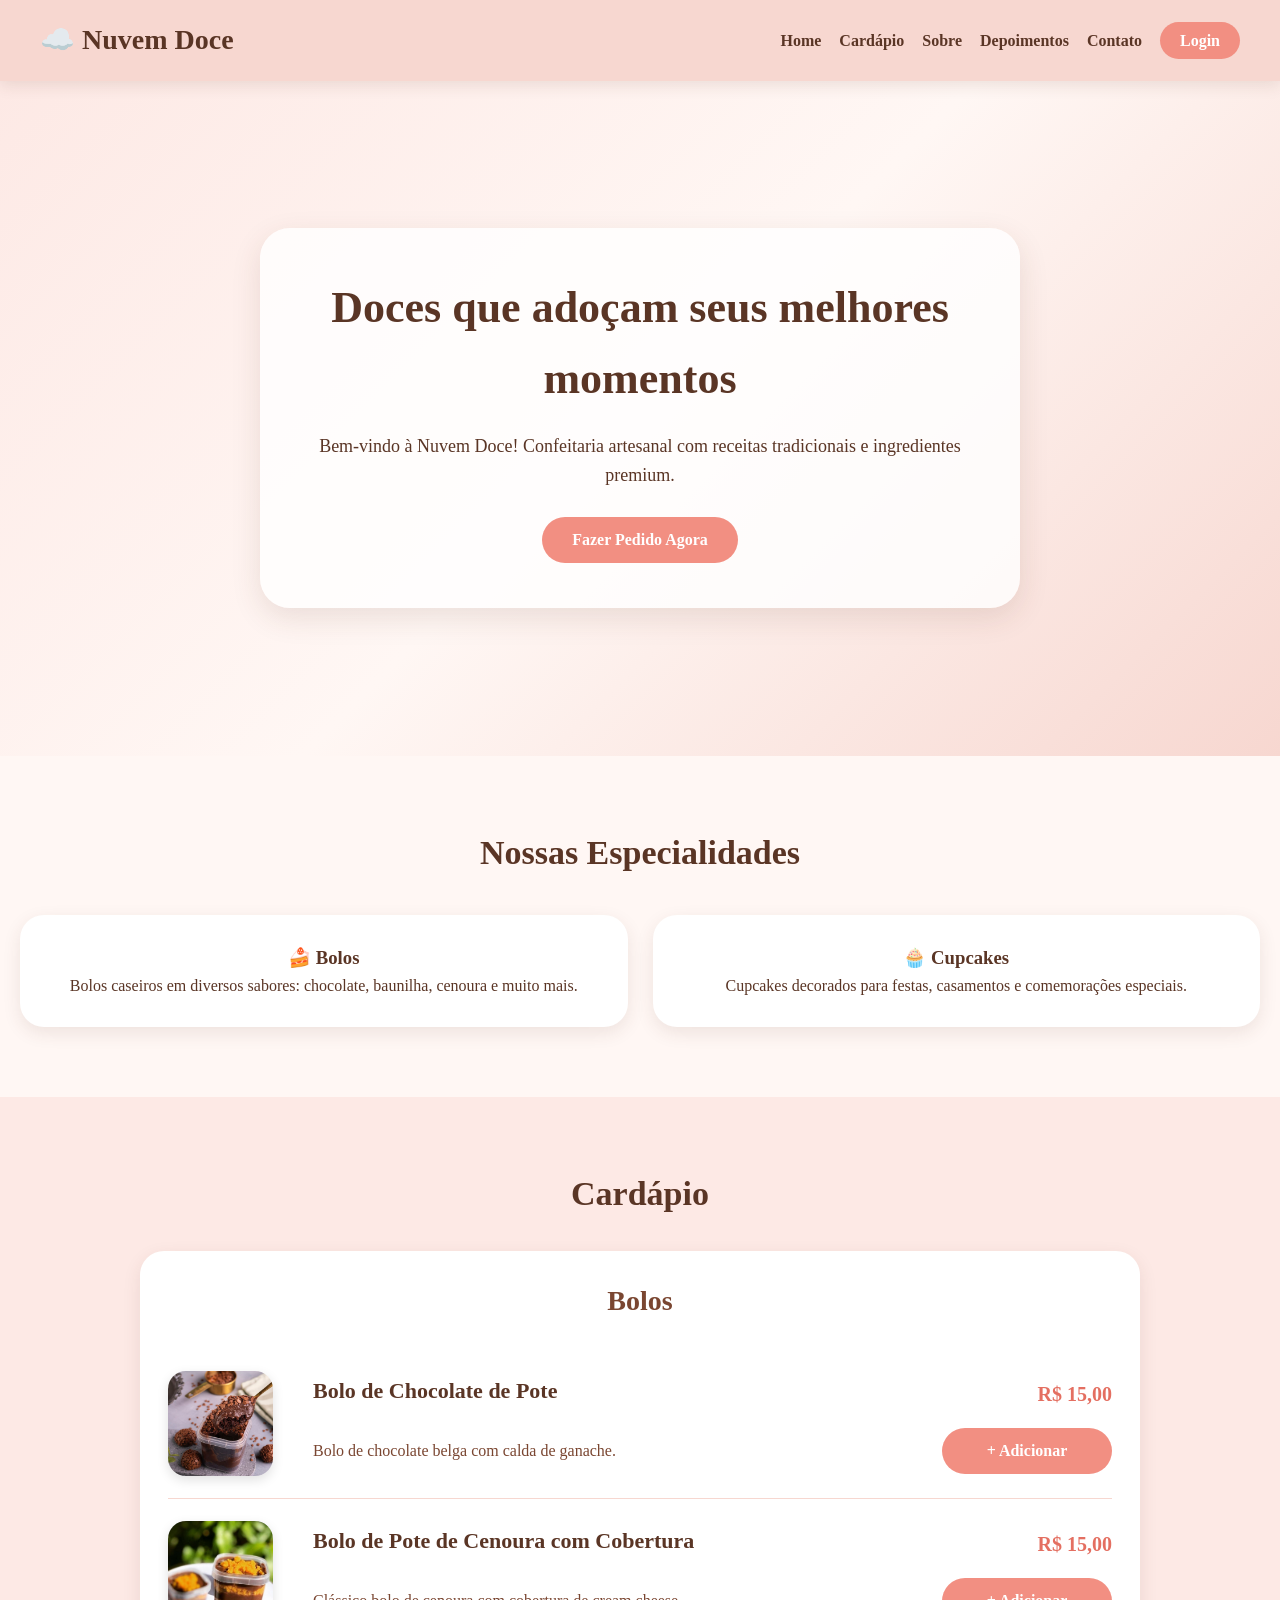
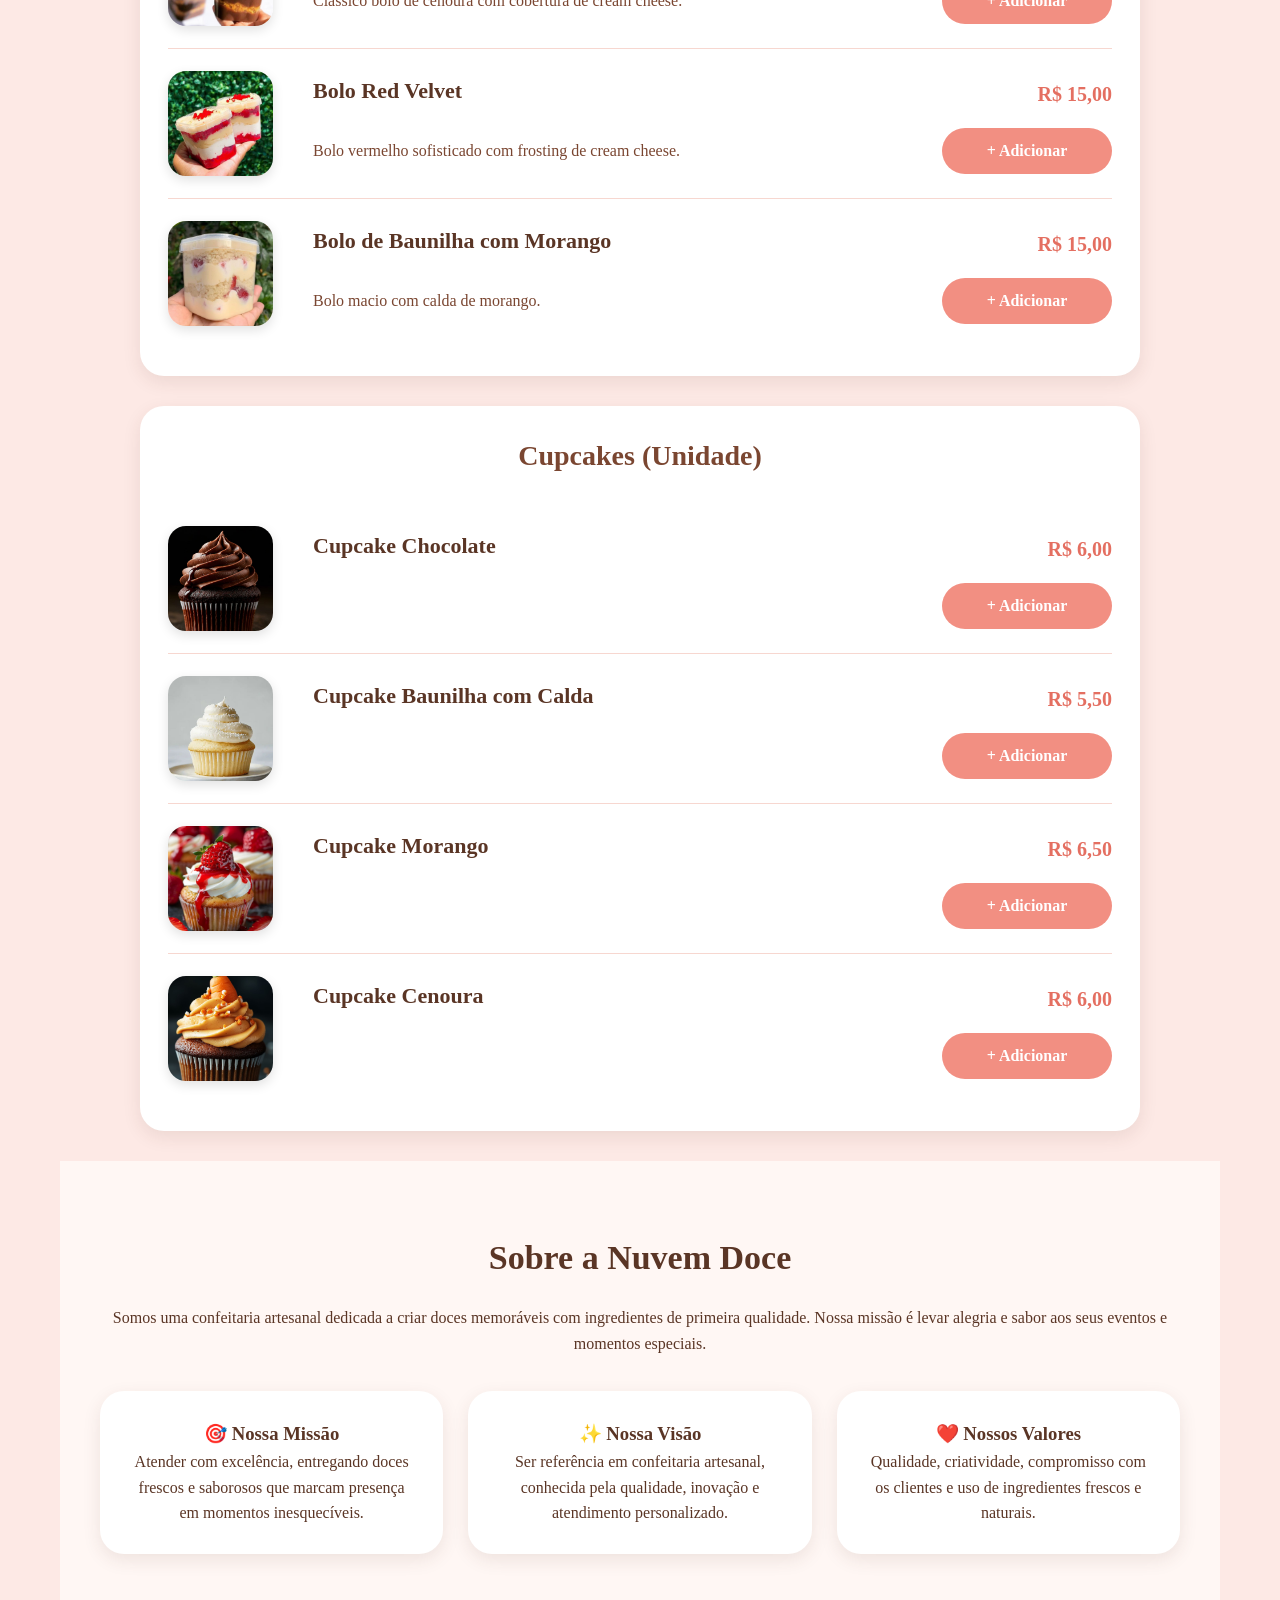
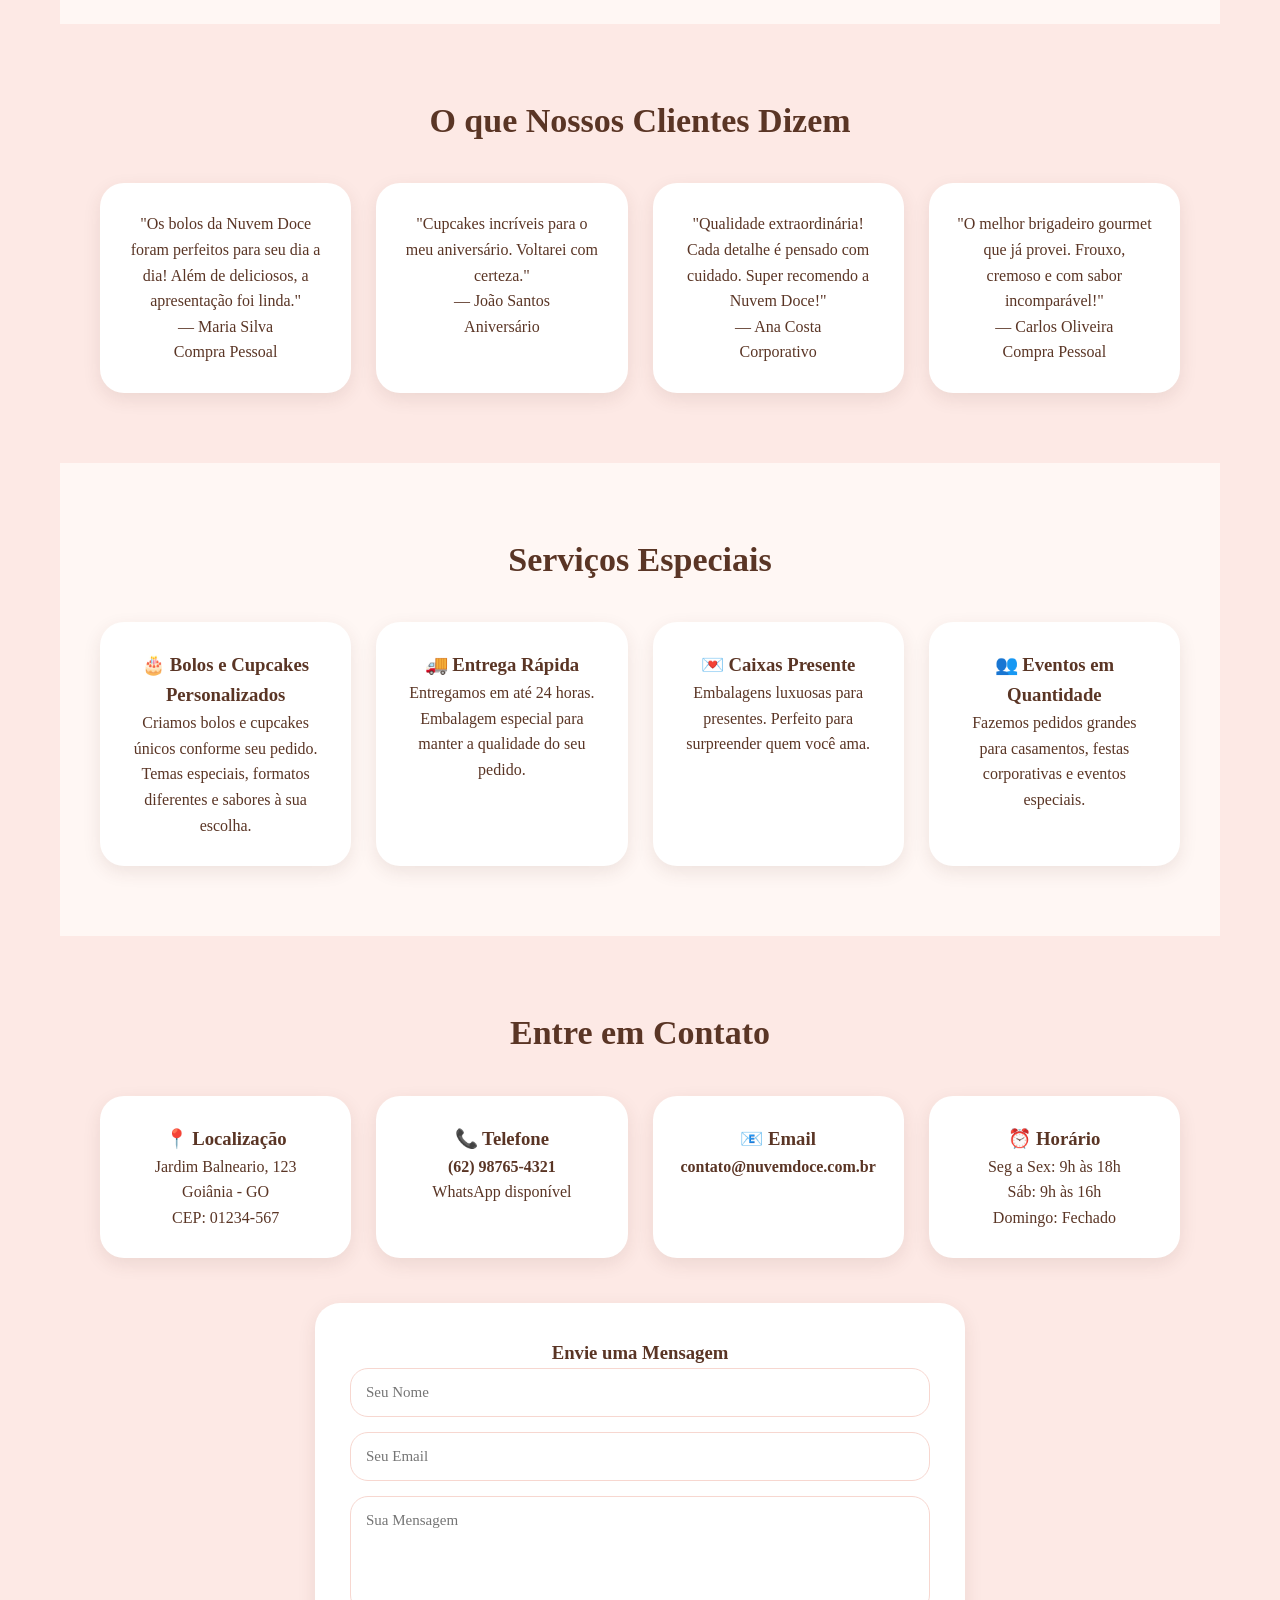
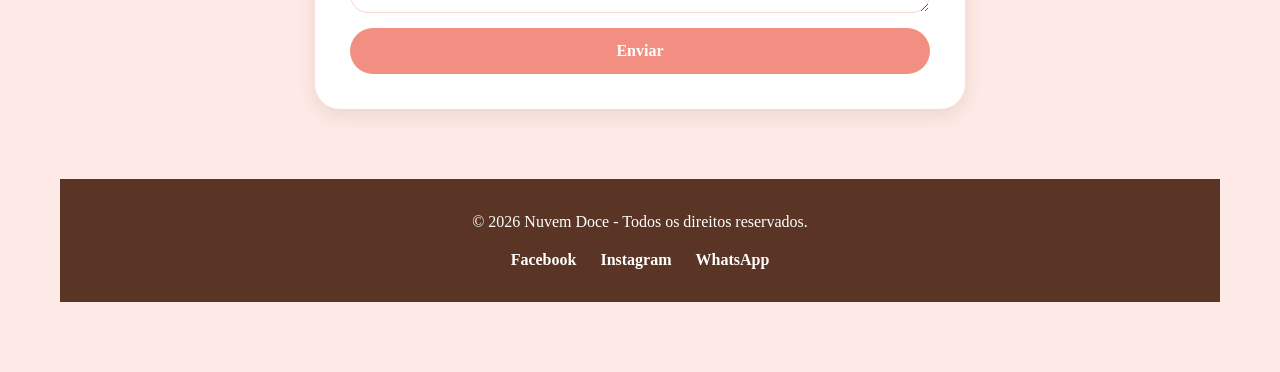
<file: index.html>
<!DOCTYPE html>
<html lang="pt-br">
<head>
<meta charset="UTF-8">
<meta name="viewport" content="width=device-width, initial-scale=1.0">
<title>Nuvem Doce - Doces Artesanais de Qualidade</title>
<link rel="stylesheet" href="style.css">
</head>
<body>

<header>
    <div class="container-header">
        <div class="logo">
            <h1>☁️ Nuvem Doce</h1>
        </div>
        <nav>
            <ul>
                <li><a href="#home">Home</a></li>
                <li><a href="#cardapio">Cardápio</a></li>
                <li><a href="#sobre">Sobre</a></li>
                <li><a href="#depoimentos">Depoimentos</a></li>
                <li><a href="#contato">Contato</a></li>
                <li><a href="login.html" class="btn-login-header">Login</a></li>
            </ul>
        </nav>
    </div>
</header>

<section id="home" class="hero">
    <div class="hero-content">
        <h2>Doces que adoçam seus melhores momentos</h2>
        <p>Bem-vindo à Nuvem Doce! Confeitaria artesanal com receitas tradicionais e ingredientes premium.</p>
        <button class="btn-primary" onclick="abrirCarrinho()">Fazer Pedido Agora</button>
    </div>
</section>

<section class="destaques">
    <h2>Nossas Especialidades</h2>
    <div class="destaque-grid">
        <article class="destaque-item">
            <h3>🍰 Bolos</h3>
            <p>Bolos caseiros em diversos sabores: chocolate, baunilha, cenoura e muito mais.</p>
        </article>
        <article class="destaque-item">
            <h3>🧁 Cupcakes</h3>
            <p>Cupcakes decorados para festas, casamentos e comemorações especiais.</p>
        </article>
        
    </div>
</section>

<section id="cardapio" class="cardapio">
    <div class="container">
        <h2>Cardápio</h2>
        
        <div class="menu-categoria">
            <h3>Bolos</h3>
            <ul class="menu-lista">
                <li>
                    <strong>Bolo de Chocolate de Pote</strong>
                    <span class="preco">R$ 15,00</span>
                    <p>Bolo de chocolate belga com calda de ganache.</p>
                </li>
                <li>
                    <strong>Bolo de Pote de Cenoura com Cobertura</strong>
                    <span class="preco">R$ 15,00</span>
                    <p>Clássico bolo de cenoura com cobertura de cream cheese.</p>
                </li>
                <li>
                    <strong>Bolo Red Velvet</strong>
                    <span class="preco">R$ 15,00</span>
                    <p>Bolo vermelho sofisticado com frosting de cream cheese.</p>
                </li>
                <li>
                    <strong>Bolo de Baunilha com Morango</strong>
                    <span class="preco">R$ 15,00</span>
                    <p>Bolo macio com calda de morango.</p>
                </li>
            </ul>
        </div>

        <div class="menu-categoria">
            <h3>Cupcakes (Unidade)</h3>
            <ul class="menu-lista">
                <li>
                    <strong>Cupcake Chocolate</strong>
                    <span class="preco">R$ 6,00</span>
                </li>
                <li>
                    <strong>Cupcake Baunilha com Calda</strong>
                    <span class="preco">R$ 5,50</span>
                </li>
                <li>
                    <strong>Cupcake Morango</strong>
                    <span class="preco">R$ 6,50</span>
                </li>
                <li>
                    <strong>Cupcake Cenoura</strong>
                    <span class="preco">R$ 6,00</span>
                </li>
            </ul>
        </div>

        
<section id="sobre" class="sobre">
    <div class="container">
        <h2>Sobre a Nuvem Doce</h2>
        <p>Somos uma confeitaria artesanal dedicada a criar doces memoráveis com ingredientes de primeira qualidade. Nossa missão é levar alegria e sabor aos seus eventos e momentos especiais.</p>
        
        <div class="sobre-grid">
            <div class="sobre-item">
                <h3>🎯 Nossa Missão</h3>
                <p>Atender com excelência, entregando doces frescos e saborosos que marcam presença em momentos inesquecíveis.</p>
            </div>
            <div class="sobre-item">
                <h3>✨ Nossa Visão</h3>
                <p>Ser referência em confeitaria artesanal, conhecida pela qualidade, inovação e atendimento personalizado.</p>
            </div>
            <div class="sobre-item">
                <h3>❤️ Nossos Valores</h3>
                <p>Qualidade, criatividade, compromisso com os clientes e uso de ingredientes frescos e naturais.</p>
            </div>
        </div>
    </div>
</section>

<section id="depoimentos" class="depoimentos">
    <div class="container">
        <h2>O que Nossos Clientes Dizem</h2>
        
        <div class="depoimentos-grid">
            <div class="depoimento-card">
                <p class="depoimento-texto">"Os bolos da Nuvem Doce foram perfeitos para seu dia a dia! Além de deliciosos, a apresentação foi linda."</p>
                <p class="depoimento-autor">— Maria Silva</p>
                <p class="depoimento-evento">Compra Pessoal</p>
            </div>
            
            <div class="depoimento-card">
                <p class="depoimento-texto">"Cupcakes incríveis para o meu aniversário. Voltarei com certeza."</p>
                <p class="depoimento-autor">— João Santos</p>
                <p class="depoimento-evento">Aniversário</p>
            </div>
            
            <div class="depoimento-card">
                <p class="depoimento-texto">"Qualidade extraordinária! Cada detalhe é pensado com cuidado. Super recomendo a Nuvem Doce!"</p>
                <p class="depoimento-autor">— Ana Costa</p>
                <p class="depoimento-evento">Corporativo</p>
            </div>
            
            <div class="depoimento-card">
                <p class="depoimento-texto">"O melhor brigadeiro gourmet que já provei. Frouxo, cremoso e com sabor incomparável!"</p>
                <p class="depoimento-autor">— Carlos Oliveira</p>
                <p class="depoimento-evento">Compra Pessoal</p>
            </div>
        </div>
    </div>
</section>

<section class="servicos">
    <div class="container">
        <h2>Serviços Especiais</h2>
        <div class="servicos-grid">
            <div class="servico-item">
                <h3>🎂 Bolos e Cupcakes Personalizados</h3>
                <p>Criamos bolos e cupcakes únicos conforme seu pedido. Temas especiais, formatos diferentes e sabores à sua escolha.</p>
            </div>
            <div class="servico-item">
                <h3>🚚 Entrega Rápida</h3>
                <p>Entregamos em até 24 horas. Embalagem especial para manter a qualidade do seu pedido.</p>
            </div>
            <div class="servico-item">
                <h3>💌 Caixas Presente</h3>
                <p>Embalagens luxuosas para presentes. Perfeito para surpreender quem você ama.</p>
            </div>
            <div class="servico-item">
                <h3>👥 Eventos em Quantidade</h3>
                <p>Fazemos pedidos grandes para casamentos, festas corporativas e eventos especiais.</p>
            </div>
        </div>
    </div>
</section>

<section id="contato" class="contato">
    <div class="container">
        <h2>Entre em Contato</h2>
        
        <div class="contato-grid">
            <div class="contato-info">
                <h3>📍 Localização</h3>
                <p>Jardim Balneario, 123<br>Goiânia - GO<br>CEP: 01234-567</p>
            </div>
            
            <div class="contato-info">
                <h3>📞 Telefone</h3>
                <p><strong>(62) 98765-4321</strong><br>WhatsApp disponível</p>
            </div>
            
            <div class="contato-info">
                <h3>📧 Email</h3>
                <p><a href="mailto:contato@nuvemdoce.com.br">contato@nuvemdoce.com.br</a></p>
            </div>
            
            <div class="contato-info">
                <h3>⏰ Horário</h3>
                <p>Seg a Sex: 9h às 18h<br>Sáb: 9h às 16h<br>Domingo: Fechado</p>
            </div>
        </div>

        <div class="formulario-contato">
            <h3>Envie uma Mensagem</h3>
            <form>
                <input type="text" placeholder="Seu Nome" required>
                <input type="email" placeholder="Seu Email" required>
                <textarea placeholder="Sua Mensagem" rows="5" required></textarea>
                <button type="submit" class="btn-primary">Enviar</button>
            </form>
        </div>
    </div>
</section>

<footer>
    <div class="container">
        <p>&copy; 2026 Nuvem Doce - Todos os direitos reservados.</p>
        <div class="social-links">
            <a href="#" aria-label="Facebook">Facebook</a>
            <a href="#" aria-label="Instagram">Instagram</a>
            <a href="#" aria-label="WhatsApp">WhatsApp</a>
        </div>
    </div>
</footer>

<div id="modalCarrinho" class="modal-carrinho">
    <div class="carrinho-container">
        <div class="carrinho-header">
            <h2>🛒 Carrinho de Compras</h2>
            <button class="btn-fechar" onclick="fecharCarrinho()">✕</button>
        </div>

        <div class="carrinho-content">
            <div class="carrinho-produtos">
                <h3>Selecione os Produtos</h3>
                <div class="produtos-lista" id="produtosLista"></div>
            </div>

            <div class="carrinho-resumo">
                <h3>Seu Carrinho</h3>
                <div class="itens-carrinho" id="itensCarrinho">
                    <p class="carrinho-vazio">Nenhum item no carrinho</p>
                </div>
                
                <div class="carrinho-totais">
                    <div class="total-item">
                        <span>Subtotal:</span>
                        <span id="subtotal">R$ 0,00</span>
                    </div>
                    <div class="total-item">
                        <span>Entrega:</span>
                        <span id="entrega">R$ 10,00</span>
                    </div>
                    <div class="total-item total-final">
                        <span>Total:</span>
                        <span id="totalFinal">R$ 0,00</span>
                    </div>
                </div>

                <button class="btn-confirmar" onclick="confirmarPedido()">Confirmar Pedido</button>
                <button class="btn-continuar" onclick="fecharCarrinho()">Continuar Comprando</button>
            </div>
        </div>
    </div>
</div>

<div id="overlayCarrinho" class="overlay-carrinho" onclick="fecharCarrinho()"></div>

<script src="script.js"></script>
</body>
</html>
</file>
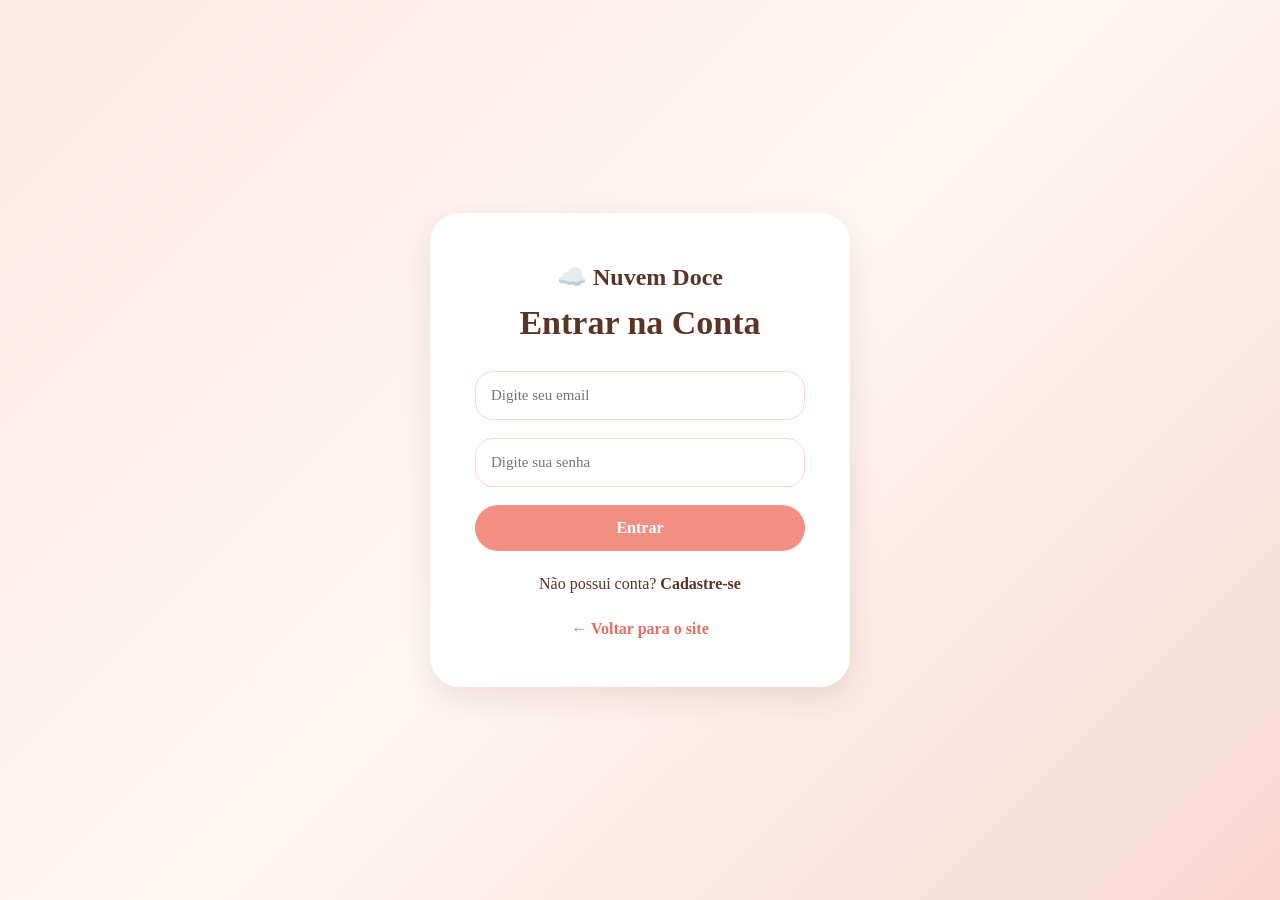
<file: login.html>
<!DOCTYPE html>
<html lang="pt-br">
<head>
    <meta charset="UTF-8">
    <meta name="viewport" content="width=device-width, initial-scale=1.0">
    <title>Login - Nuvem Doce</title>

    <link rel="stylesheet" href="style.css">
</head>

<body>

<section class="login-page">

    <div class="login-container">

        <h1>☁️ Nuvem Doce</h1>
        <h2>Entrar na Conta</h2>

        <form class="login-form">

            <input type="email" placeholder="Digite seu email" required>

            <input type="password" placeholder="Digite sua senha" required>

            <button type="submit">Entrar</button>

        </form>

        <p class="cadastro-texto">
            Não possui conta?
            <a href="#">Cadastre-se</a>
        </p>

        <a href="index.html" class="voltar-home">
            ← Voltar para o site
        </a>

    </div>

</section>

</body>
</html>
</file>
<file: style.css>
*{
    margin:0;
    padding:0;
    box-sizing:border-box;
}

body{
    font-family:'Times New Roman', Times, serif;
    background:#fff7f4;
    color:#5a3525;
    line-height:1.6;
    text-align:center;
}

.container{
    max-width:1200px;
    margin:0 auto;
    padding:0 20px;
}

header{
    background:#f7d7d0;
    padding:18px 30px;
    position:sticky;
    top:0;
    z-index:1000;
    box-shadow:0 4px 15px rgba(90,53,37,0.12);
}

.container-header{
    max-width:1200px;
    margin:0 auto;
    display:flex;
    justify-content:space-between;
    align-items:center;
    gap:20px;
}

.logo h1{
    color:#5a3525;
    font-size:28px;
}

nav ul{
    display:flex;
    list-style:none;
    gap:18px;
    flex-wrap:wrap;
    justify-content:center;
}

a{
    text-decoration:none;
    color:#5a3525;
    font-weight:bold;
    transition:0.3s;
}

a:hover{
    color:#e46f61;
}

.btn-login-header{
    background:#f28f82;
    color:white;
    padding:10px 20px;
    border-radius:30px;
}

.hero{
    min-height:75vh;
    display:flex;
    justify-content:center;
    align-items:center;
    padding:60px 20px;
    background:linear-gradient(135deg,#fde9e5,#fff7f4,#f7d7d0);
}

.hero-content{
    background:rgba(255,255,255,0.82);
    padding:45px;
    border-radius:30px;
    max-width:760px;
    box-shadow:0 10px 30px rgba(90,53,37,0.12);
}

.hero h2{
    font-size:44px;
    margin-bottom:18px;
}

.hero p{
    font-size:18px;
    margin-bottom:28px;
}

button,
.btn-primary{
    padding:14px 30px;
    background:#f28f82;
    border:none;
    border-radius:30px;
    color:white;
    font-size:16px;
    font-weight:bold;
    cursor:pointer;
    transition:0.3s;
    font-family:'Times New Roman', Times, serif;
}

button:hover,
.btn-primary:hover{
    background:#e46f61;
    transform:scale(1.04);
}

section{
    padding:70px 20px;
}

section h2{
    font-size:34px;
    margin-bottom:20px;
}

.destaques,
.sobre,
.servicos{
    background:#fff7f4;
}

.cardapio,
.depoimentos,
.contato{
    background:#fde9e5;
}

.destaque-grid,
.sobre-grid,
.depoimentos-grid,
.servicos-grid,
.contato-grid{
    display:grid;
    grid-template-columns:repeat(auto-fit,minmax(240px,1fr));
    gap:25px;
    margin-top:35px;
}

.destaque-item,
.sobre-item,
.depoimento-card,
.servico-item,
.contato-info,
.menu-categoria{
    background:white;
    padding:28px;
    border-radius:24px;
    box-shadow:0 6px 18px rgba(90,53,37,0.10);
}

.menu-categoria{
    max-width:1000px;
    margin:30px auto;
    text-align:left;
}

.menu-categoria h3{
    text-align:center;
    color:#7a4631;
    font-size:28px;
    margin-bottom:25px;
}

.menu-lista{
    list-style:none;
}

.produto-item{
    display:grid;
    grid-template-columns:150px 1fr 220px;
    align-items:center;
    gap:25px;
    background:#fff;
    padding:22px;
    border-radius:24px;
    margin-bottom:22px;
    box-shadow:0 5px 15px rgba(0,0,0,0.08);
}

.produto-item img{
    width:140px;
    height:140px;
    object-fit:cover;
    border-radius:20px;
    box-shadow:0 4px 12px rgba(0,0,0,0.12);
}

.produto-info{
    display:flex;
    flex-direction:column;
    gap:8px;
}

.produto-info strong{
    font-size:23px;
    color:#5a3525;
}

.produto-info p{
    font-size:16px;
    color:#7a4631;
}

.produto-lateral{
    display:flex;
    flex-direction:column;
    align-items:flex-end;
    gap:14px;
}

.produto-lateral .preco{
    font-size:22px;
    font-weight:bold;
    color:#e46f61;
    white-space:nowrap;
}

.produto-lateral button{
    width:180px;
    position:relative;
    overflow:hidden;
}

.produto-lateral button:hover{
    transform:translateY(-3px) scale(1.04);
    box-shadow:0 8px 20px rgba(242,143,130,0.35);
}

.produto-lateral button:active{
    transform:scale(0.96);
}

.animar-botao{
    animation:adicionado 0.5s ease;
}

@keyframes adicionado{
    0%{transform:scale(1);}
    50%{transform:scale(1.15);}
    100%{transform:scale(1);}
}

.formulario-contato{
    max-width:650px;
    margin:45px auto 0;
    background:white;
    padding:35px;
    border-radius:25px;
    box-shadow:0 6px 18px rgba(90,53,37,0.10);
}

form{
    display:flex;
    flex-direction:column;
    gap:15px;
}

input,
textarea{
    width:100%;
    padding:15px;
    border:1px solid #f7d7d0;
    border-radius:18px;
    font-family:'Times New Roman', Times, serif;
    font-size:15px;
    outline:none;
}

footer{
    background:#5a3525;
    color:white;
    padding:30px 20px;
}

footer a{
    color:white;
    margin:0 10px;
}

.social-links{
    margin-top:12px;
}

.modal-carrinho{
    display:none;
    position:fixed;
    top:50%;
    left:50%;
    transform:translate(-50%,-50%);
    width:90%;
    max-width:1000px;
    max-height:85vh;
    overflow:auto;
    background:white;
    border-radius:28px;
    z-index:2000;
    box-shadow:0 10px 40px rgba(0,0,0,0.25);
}

.overlay-carrinho{
    display:none;
    position:fixed;
    top:0;
    left:0;
    width:100%;
    height:100%;
    background:rgba(0,0,0,0.45);
    z-index:1500;
}

.carrinho-container{
    padding:30px;
}

.carrinho-header{
    display:flex;
    justify-content:space-between;
    align-items:center;
    border-bottom:1px solid #f7d7d0;
    padding-bottom:15px;
    margin-bottom:25px;
}

.btn-fechar{
    background:#5a3525;
    padding:8px 14px;
    border-radius:50%;
}

.carrinho-content{
    display:grid;
    grid-template-columns:2fr 1fr;
    gap:25px;
    text-align:left;
}

.carrinho-produtos,
.carrinho-resumo{
    background:#fff7f4;
    padding:22px;
    border-radius:22px;
}

.carrinho-vazio{
    color:#7a4631;
    margin:15px 0;
}

.carrinho-totais{
    margin:20px 0;
}

.total-item{
    display:flex;
    justify-content:space-between;
    padding:10px 0;
    border-bottom:1px solid #f7d7d0;
}

.total-final{
    font-size:20px;
    font-weight:bold;
    color:#e46f61;
}

.btn-confirmar{
    width:100%;
    margin-bottom:12px;
}

.btn-continuar{
    width:100%;
    background:#7a4631;
}

.item-carrinho{
    display:flex;
    justify-content:space-between;
    align-items:center;
    background:white;
    padding:15px;
    border-radius:18px;
    margin-bottom:12px;
}

.item-carrinho p{
    margin-top:5px;
    color:#e46f61;
    font-weight:bold;
}

.btn-remover{
    background:#e46f61;
    border-radius:50%;
    width:35px;
    height:35px;
    padding:0;
}

.login-page{
    min-height:100vh;
    display:flex;
    justify-content:center;
    align-items:center;
    background:linear-gradient(135deg,#fde9e5,#fff7f4,#f7d7d0);
    padding:20px;
}

.login-container{
    background:white;
    padding:45px;
    border-radius:30px;
    width:100%;
    max-width:420px;
    box-shadow:0 10px 30px rgba(90,53,37,0.12);
}

.login-form{
    display:flex;
    flex-direction:column;
    gap:18px;
}

.cadastro-texto{
    margin-top:20px;
}

.voltar-home{
    display:inline-block;
    margin-top:20px;
    color:#e46f61;
}

@media(max-width:768px){
    .container-header{
        flex-direction:column;
    }

    nav ul{
        gap:12px;
    }

    .hero h2{
        font-size:32px;
    }

    .produto-item{
        grid-template-columns:1fr;
        text-align:center;
    }

    .produto-item img{
        width:100%;
        max-width:260px;
        height:220px;
        margin:auto;
    }

    .produto-lateral{
        align-items:center;
    }

    .produto-lateral button{
        width:100%;
    }

    .carrinho-content{
        grid-template-columns:1fr;
    }
}
.menu-lista{
    list-style:none;
    padding:0;
    margin-top:20px;
}

.menu-lista li{
    display:grid;
    grid-template-columns:120px 1fr auto;
    align-items:center;
    gap:25px;
    padding:22px 0;
    border-bottom:1px solid #f7d7d0;
    position:relative;
}

.menu-lista li:last-child{
    border-bottom:none;
}

.menu-lista li::before{
    content:"";
    width:105px;
    height:105px;
    border-radius:18px;
    background-size:cover;
    background-position:center;
    box-shadow:0 4px 12px rgba(0,0,0,0.12);
}

/* BOLOS */

.menu-lista li:nth-child(1)::before{
    background-image:url("bolo de chocolate.jpg");
}

.menu-lista li:nth-child(2)::before{
    background-image:url("cenoura com cobertura.jpg");
}

.menu-lista li:nth-child(3)::before{
    background-image:url("red velvet.jpg");
}

.menu-lista li:nth-child(4)::before{
    background-image:url("baunilha com morango.jpg");
}

/* CUPCAKES */

.menu-categoria:nth-of-type(2) .menu-lista li:nth-child(1)::before{
    background-image:url("Cupcake de chocolate.jpg");
}

.menu-categoria:nth-of-type(2) .menu-lista li:nth-child(2)::before{
    background-image:url("cupcake baunilha.jpg");
}

.menu-categoria:nth-of-type(2) .menu-lista li:nth-child(3)::before{
    background-image:url("cupcake de morango.jpg");
}

.menu-categoria:nth-of-type(2) .menu-lista li:nth-child(4)::before{
    background-image:url("cupcake de cenoura.jpg");
}

.menu-lista strong{
    display:block;
    font-size:24px;
    margin-bottom:8px;
    color:#5a3525;
}

.menu-lista p{
    color:#7a4631;
    font-size:16px;
    max-width:500px;
}

.preco{
    font-size:22px;
    font-weight:bold;
    color:#e46f61;
    white-space:nowrap;
}
.menu-lista{
    list-style:none;
    padding:0;
    margin:0;
}

.menu-lista li{
    display:grid;
    grid-template-columns:120px 1fr 190px;
    grid-template-areas:
        "foto nome preco"
        "foto desc botao";
    align-items:center;
    gap:8px 25px;
    padding:22px 0;
    border-bottom:1px solid #f7d7d0;
}

.menu-lista li:last-child{
    border-bottom:none;
}

.menu-lista li::before{
    content:"";
    grid-area:foto;
    width:105px;
    height:105px;
    border-radius:18px;
    background-size:cover;
    background-position:center;
    box-shadow:0 4px 12px rgba(0,0,0,0.12);
}

.menu-lista li strong{
    grid-area:nome;
    font-size:22px;
    color:#5a3525;
}

.menu-lista li p{
    grid-area:desc;
    font-size:16px;
    color:#7a4631;
    margin:0;
    max-width:520px;
}

.menu-lista li .preco{
    grid-area:preco;
    justify-self:end;
    font-size:20px;
    font-weight:bold;
    color:#e46f61;
}

.menu-lista li button{
    grid-area:botao;
    justify-self:end;
    width:170px;
    padding:14px 25px;
    background:#f28f82;
    border:none;
    border-radius:30px;
    color:white;
    font-weight:bold;
    cursor:pointer;
    transition:0.3s;
}

.menu-lista li button:hover{
    background:#e46f61;
    transform:translateY(-3px) scale(1.04);
    box-shadow:0 8px 20px rgba(242,143,130,0.35);
}

.animar-botao{
    animation:adicionado 0.5s ease;
}

@keyframes adicionado{
    0%{transform:scale(1);}
    50%{transform:scale(1.15);}
    100%{transform:scale(1);}
}

.menu-categoria:first-of-type .menu-lista li:nth-child(1)::before{
    background-image:url("bolo de chocolate.jpg");
}

.menu-categoria:first-of-type .menu-lista li:nth-child(2)::before{
    background-image:url("cenoura com cobertura.jpg");
}

.menu-categoria:first-of-type .menu-lista li:nth-child(3)::before{
    background-image:url("red velvet.jpg");
}

.menu-categoria:first-of-type .menu-lista li:nth-child(4)::before{
    background-image:url("baunilha com morango.jpg");
}

.menu-categoria:nth-of-type(2) .menu-lista li:nth-child(1)::before{
    background-image:url("Cupcake de chocolate.jpg");
}

.menu-categoria:nth-of-type(2) .menu-lista li:nth-child(2)::before{
    background-image:url("cupcake baunilha.jpg");
}

.menu-categoria:nth-of-type(2) .menu-lista li:nth-child(3)::before{
    background-image:url("cupcake de morango.jpg");
}

.menu-categoria:nth-of-type(2) .menu-lista li:nth-child(4)::before{
    background-image:url("cupcake de cenoura.jpg");
}
</file>
